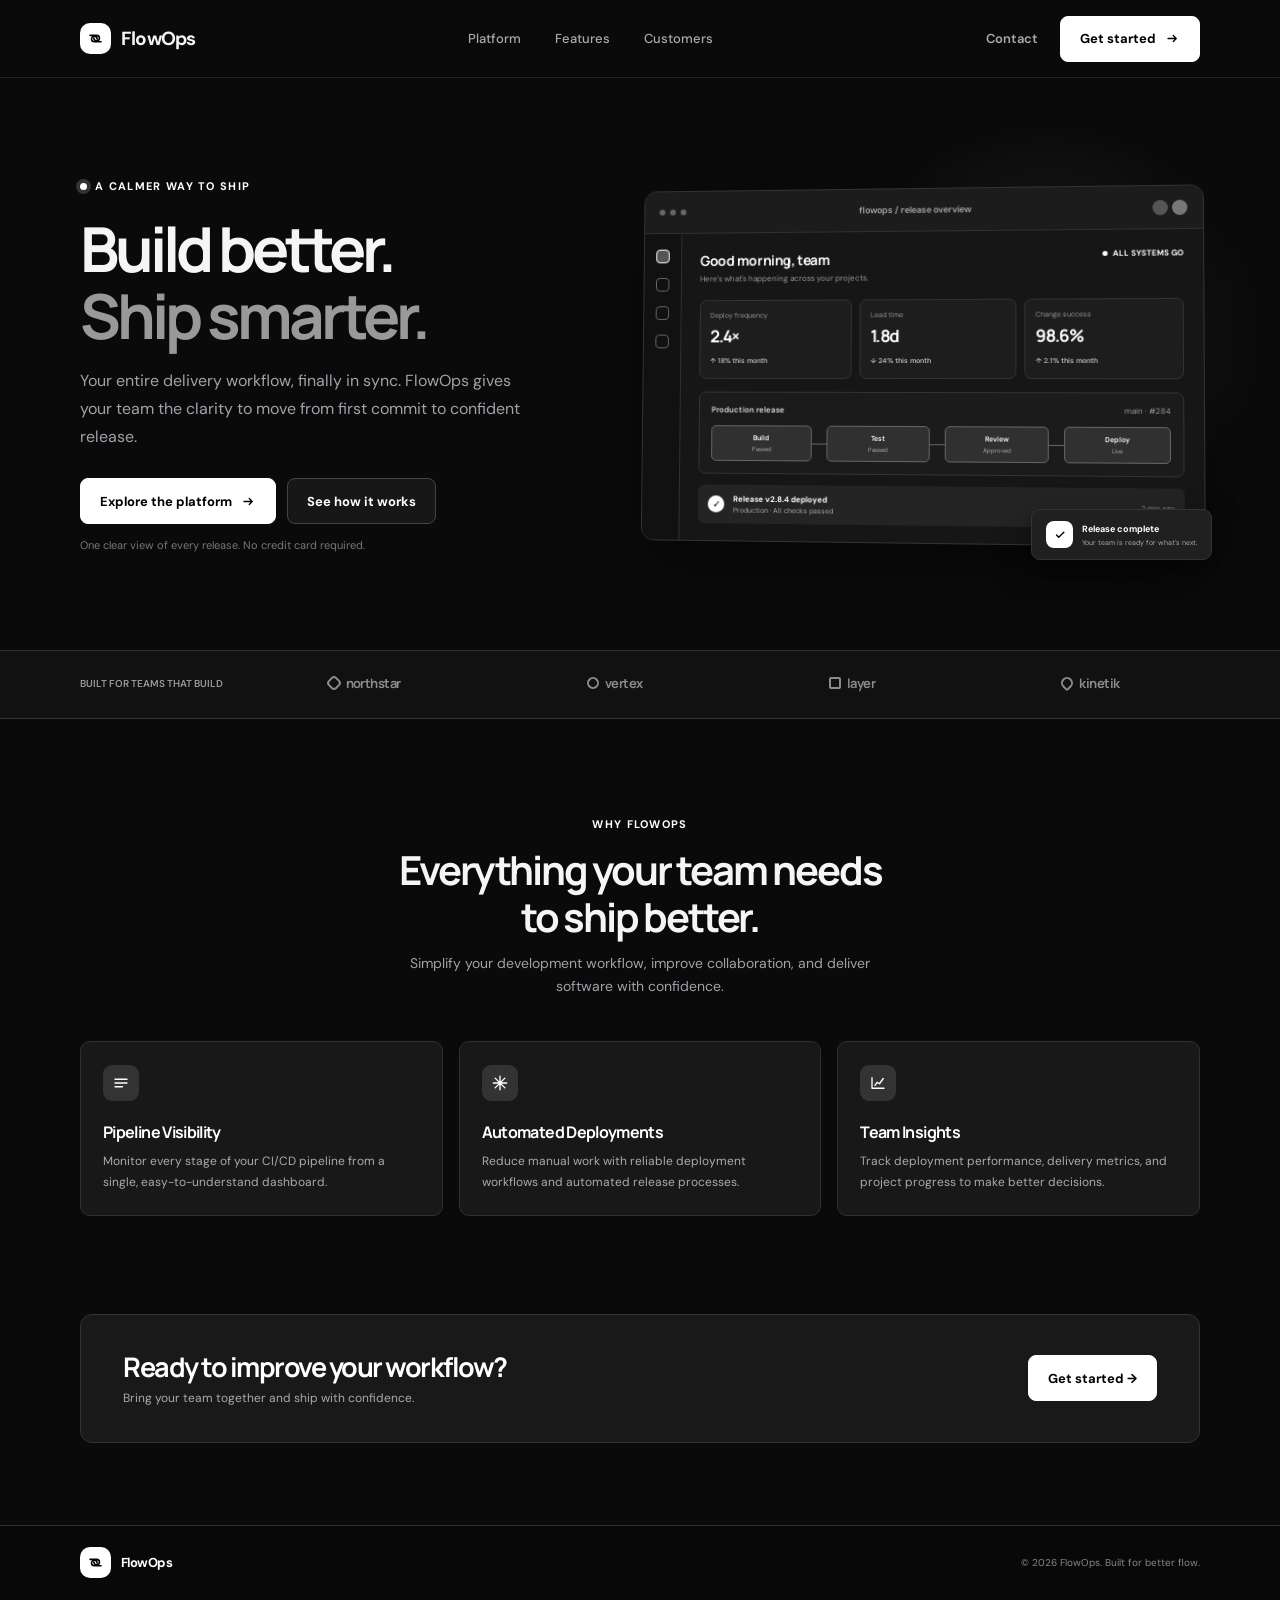
<file: index.html>
<!doctype html>
<html lang="en">
<head>
  <meta charset="utf-8">
  <meta name="viewport" content="width=device-width, initial-scale=1">
  <meta name="theme-color" content="#0a0a0a">
  <meta name="description" content="FlowOps brings your delivery pipelines, deployments, and team insights into one calm, clear workspace.">
  <title>FlowOps — Ship wit h confidence</title>

  <link rel="preconnect" href="https://fonts.googleapis.com">
  <link rel="preconnect" href="https://fonts.gstatic.com" crossorigin>
  <link href="https://fonts.googleapis.com/css2?family=DM+Sans:wght@400;500;600;700&family=Manrope:wght@400;500;600;700;800&display=swap" rel="stylesheet">

  <link rel="stylesheet" href="style.css">
</head>

<body>

  <header class="topbar">
    <nav class="nav wrap" aria-label="Main navigation">

      <a class="brand" href="#" aria-label="FlowOps home">
        <span class="brand-mark" aria-hidden="true">
          <svg viewBox="0 0 24 24" fill="none">
            <path d="M5 8h8.5a3.5 3.5 0 1 1-3.5 3.5M19 16h-8.5A3.5 3.5 0 1 1 14 12.5"
              stroke="currentColor" stroke-width="2" stroke-linecap="round"/>
          </svg>
        </span>
        FlowOps
      </a>

      <div class="nav-links">
        <a href="#platform">Platform</a>
        <a href="#features">Features</a>
        <a href="#customers">Customers</a>
      </div>

      <div class="nav-actions">
        <a class="nav-login" href="mailto:hello@flowops.example">Contact</a>

        <a class="button" href="mailto:hello@flowops.example">
          Get started
          <svg viewBox="0 0 20 20" fill="none" aria-hidden="true">
            <path d="M4 10h11m-4-4 4 4-4 4"
              stroke="currentColor" stroke-width="1.7"
              stroke-linecap="round" stroke-linejoin="round"/>
          </svg>
        </a>
      </div>

    </nav>
  </header>

  <main>

    <section class="hero" id="platform">
      <div class="hero-grid wrap">

        <div>
          <div class="eyebrow">
            <span class="eyebrow-dot"></span>
            A calmer way to ship
          </div>

          <h1>
            Build better.<br>
            <span>Ship smarter.</span>
          </h1>

          <p class="hero-copy">
            Your entire delivery workflow, finally in sync.
            FlowOps gives your team the clarity to move from
            first commit to confident release.
          </p>

          <div class="hero-actions">
            <a class="button" href="mailto:hello@flowops.example">
              Explore the platform
              <svg viewBox="0 0 20 20" fill="none" aria-hidden="true">
                <path d="M4 10h11m-4-4 4 4-4 4"
                  stroke="currentColor" stroke-width="1.7"
                  stroke-linecap="round" stroke-linejoin="round"/>
              </svg>
            </a>

            <a class="button secondary" href="#features">
              See how it works
            </a>
          </div>

          <p class="fine-print">
            One clear view of every release. No credit card required.
          </p>
        </div>

        <div class="dashboard-scene" role="img"
          aria-label="Illustration of the FlowOps deployment dashboard showing healthy pipelines and a successful production release">

          <div class="dashboard" aria-hidden="true">

            <div class="dash-top">
              <span class="window-dots">
                <i></i><i></i><i></i>
              </span>

              <span class="dash-title">
                flowops / release overview
              </span>

              <span class="dash-user">
                <i></i><i></i>
              </span>
            </div>

            <div class="dash-content">

              <div class="dash-rail">
                <span class="rail-icon active"></span>
                <span class="rail-icon"></span>
                <span class="rail-icon"></span>
                <span class="rail-icon"></span>
              </div>

              <div class="dash-main">

                <div class="dash-heading">
                  <div>
                    <strong>Good morning, team</strong>
                    <small>
                      Here's what's happening across your projects.
                    </small>
                  </div>

                  <span class="dash-live">
                    ALL SYSTEMS GO
                  </span>
                </div>

                <div class="metric-row">

                  <div class="metric">
                    <span>Deploy frequency</span>
                    <strong>2.4×</strong>
                    <em>↑ 18% this month</em>
                  </div>

                  <div class="metric">
                    <span>Lead time</span>
                    <strong>1.8d</strong>
                    <em>↓ 24% this month</em>
                  </div>

                  <div class="metric">
                    <span>Change success</span>
                    <strong>98.6%</strong>
                    <em>↑ 2.1% this month</em>
                  </div>

                </div>

                <div class="pipeline">

                  <div class="pipeline-head">
                    <span>Production release</span>
                    <span>main · #284</span>
                  </div>

                  <div class="pipeline-track">

                    <div class="stage done">
                      <b>Build</b>
                      <small>Passed</small>
                    </div>

                    <span class="connector"></span>

                    <div class="stage done">
                      <b>Test</b>
                      <small>Passed</small>
                    </div>

                    <span class="connector"></span>

                    <div class="stage done">
                      <b>Review</b>
                      <small>Approved</small>
                    </div>

                    <span class="connector"></span>

                    <div class="stage done">
                      <b>Deploy</b>
                      <small>Live</small>
                    </div>

                  </div>
                </div>

                <div class="deploy-row">
                  <span class="deploy-check">✓</span>

                  <span class="deploy-label">
                    <strong>Release v2.8.4 deployed</strong>
                    Production · All checks passed
                  </span>

                  <span class="deploy-time">2 min ago</span>
                </div>

              </div>
            </div>
          </div>

          <div class="floating-note" aria-hidden="true">
            <span class="note-icon">
              <svg viewBox="0 0 20 20" fill="none">
                <path d="m5 10 3.2 3.2L15.5 6"
                  stroke="currentColor" stroke-width="2"
                  stroke-linecap="round" stroke-linejoin="round"/>
              </svg>
            </span>

            <span>
              <strong>Release complete</strong>
              <small>Your team is ready for what's next.</small>
            </span>
          </div>

        </div>
      </div>
    </section>

    <section class="trusted" id="customers"
      aria-label="Trusted by modern engineering teams">

      <div class="trusted-inner wrap">

        <span class="trusted-label">
          BUILT FOR TEAMS THAT BUILD
        </span>

        <div class="logos" aria-label="Example customer names">

          <span class="logo-word">
            <i class="logo-symbol"></i> northstar
          </span>

          <span class="logo-word">
            <i class="logo-symbol"></i> vertex
          </span>

          <span class="logo-word">
            <i class="logo-symbol"></i> layer
          </span>

          <span class="logo-word">
            <i class="logo-symbol"></i> kinetik
          </span>

        </div>
      </div>
    </section>

    <section class="features" id="features">

      <div class="wrap">

        <div class="section-heading">

          <div class="eyebrow">
            WHY FLOWOPS
          </div>

          <h2>
            Everything your team needs to ship better.
          </h2>

          <p>
            Simplify your development workflow, improve collaboration,
            and deliver software with confidence.
          </p>

        </div>

        <div class="feature-grid">

          <div class="feature-card">

            <div class="feature-icon">
              <svg viewBox="0 0 24 24" fill="none">
                <path d="M4 7h16M4 12h16M4 17h10"
                  stroke="currentColor" stroke-width="1.8"
                  stroke-linecap="round"/>
              </svg>
            </div>

            <h3>Pipeline Visibility</h3>

            <p>
              Monitor every stage of your CI/CD pipeline
              from a single, easy-to-understand dashboard.
            </p>

          </div>

          <div class="feature-card">

            <div class="feature-icon">
              <svg viewBox="0 0 24 24" fill="none">
                <path d="M12 3v18M3 12h18M5.5 5.5l13 13m0-13-13 13"
                  stroke="currentColor" stroke-width="1.8"
                  stroke-linecap="round"/>
              </svg>
            </div>

            <h3>Automated Deployments</h3>

            <p>
              Reduce manual work with reliable deployment
              workflows and automated release processes.
            </p>

          </div>

          <div class="feature-card">

            <div class="feature-icon">
              <svg viewBox="0 0 24 24" fill="none">
                <path d="M4 19V5m0 14h16M8 15l3-4 3 2 5-7"
                  stroke="currentColor" stroke-width="1.8"
                  stroke-linecap="round" stroke-linejoin="round"/>
              </svg>
            </div>

            <h3>Team Insights</h3>

            <p>
              Track deployment performance, delivery metrics,
              and project progress to make better decisions.
            </p>

          </div>

        </div>
      </div>
    </section>

    <section class="bottom-cta">
      <div class="wrap">

        <div class="cta-panel">

          <div>
            <h2>Ready to improve your workflow?</h2>

            <p>
              Bring your team together and ship with confidence.
            </p>
          </div>

          <a class="button light"
            href="mailto:hello@flowops.example">
            Get started →
          </a>

        </div>
      </div>
    </section>

  </main>

  <footer>

    <div class="footer-inner wrap">

      <a class="brand footer-brand" href="#"
        aria-label="FlowOps home">

        <span class="brand-mark" aria-hidden="true">
          <svg viewBox="0 0 24 24" fill="none">
            <path d="M5 8h8.5a3.5 3.5 0 1 1-3.5 3.5M19 16h-8.5A3.5 3.5 0 1 1 14 12.5"
              stroke="currentColor" stroke-width="2"
              stroke-linecap="round"/>
          </svg>
        </span>

        FlowOps
      </a>

      <span>© 2026 FlowOps. Built for better flow.</span>

     

    </div>
  </footer>

</body>
</html>
</file>
<file: style.css>
:root {
      color-scheme: dark;
      --ink: #f5f5f5;
      --muted: #a1a1aa;
      --green: #ffffff;
      --green-dark: #d4d4d4;
      --mint: #252525;
      --line: #303030;
      --paper: #181818;
      --bg: #0a0a0a;
      --shadow: 0 24px 70px rgba(0, 0, 0, .5);
      font-family: "DM Sans", sans-serif;
    }

    * { box-sizing: border-box; }

    html { scroll-behavior: smooth; }

    body {
      margin: 0;
      background: var(--bg);
      color: var(--ink);
      -webkit-font-smoothing: antialiased;
    }

    a { color: inherit; text-decoration: none; }

    button, a { -webkit-tap-highlight-color: transparent; }

    .wrap {
      width: min(1120px, calc(100% - 48px));
      margin-inline: auto;
    }

    .topbar {
      height: 78px;
      display: flex;
      align-items: center;
      border-bottom: 1px solid #252525;
      background: #0a0a0a;
    }

    .nav {
      display: flex;
      align-items: center;
      justify-content: space-between;
      gap: 30px;
    }

    .brand {
      display: inline-flex;
      align-items: center;
      gap: 10px;
      font-weight: 700;
      letter-spacing: -.04em;
      font-size: 19px;
    }

    .brand-mark {
      width: 31px;
      height: 31px;
      border-radius: 10px;
      display: grid;
      place-items: center;
      background: #fff;
      color: #000;
    }

    .brand-mark svg {
      width: 19px;
      height: 19px;
    }

    .nav-links {
      display: flex;
      align-items: center;
      gap: 34px;
      color: #aaa;
      font-size: 13px;
      font-weight: 500;
    }

    .nav-links a:hover,
    .text-link:hover {
      color: #fff;
    }

    .nav-actions {
      display: flex;
      align-items: center;
      gap: 22px;
      font-size: 13px;
      font-weight: 600;
    }

    .nav-login { color: #aaa; }

    .button {
      display: inline-flex;
      min-height: 46px;
      align-items: center;
      justify-content: center;
      gap: 9px;
      padding: 0 19px;
      border: 1px solid #fff;
      border-radius: 8px;
      background: #fff;
      color: #000;
      font: inherit;
      font-size: 13px;
      font-weight: 700;
      cursor: pointer;
      transition: background .18s ease, transform .18s ease, box-shadow .18s ease;
    }

    .button:hover {
      background: #d4d4d4;
      box-shadow: 0 8px 18px rgba(255,255,255,.08);
      transform: translateY(-1px);
    }

    .button svg {
      width: 15px;
      height: 15px;
    }

    .button.secondary {
      color: #fff;
      background: #171717;
      border-color: #444;
    }

    .button.secondary:hover {
      border-color: #888;
      background: #252525;
      box-shadow: none;
    }

    .hero {
      padding: 87px 0 89px;
      overflow: hidden;
    }

    .hero-grid {
      display: grid;
      grid-template-columns: .91fr 1.09fr;
      align-items: center;
      gap: 45px;
    }

    .eyebrow {
      display: inline-flex;
      align-items: center;
      gap: 8px;
      color: #fff;
      font-size: 11px;
      font-weight: 700;
      letter-spacing: .12em;
      text-transform: uppercase;
    }

    .eyebrow-dot {
      width: 7px;
      height: 7px;
      border-radius: 50%;
      background: #fff;
      box-shadow: 0 0 0 4px #333;
    }

    h1, h2, h3, p { margin-top: 0; }

    h1, h2, h3 {
      font-family: "Manrope", sans-serif;
    }

    h1 {
      max-width: 550px;
      margin: 21px 0 18px;
      font-size: clamp(42px, 5vw, 62px);
      line-height: 1.08;
      letter-spacing: -.065em;
      font-weight: 700;
    }

    h1 span { color: #999; }

    .hero-copy {
      max-width: 465px;
      margin-bottom: 27px;
      color: var(--muted);
      font-size: 16px;
      line-height: 1.75;
    }

    .hero-actions {
      display: flex;
      flex-wrap: wrap;
      gap: 11px;
    }

    .fine-print {
      margin: 14px 0 0;
      color: #777;
      font-size: 11px;
    }

    .dashboard-scene {
      position: relative;
      padding: 22px 0 18px 22px;
    }

    .dashboard-scene::before {
      position: absolute;
      z-index: -1;
      content: "";
      width: 430px;
      height: 430px;
      right: -63px;
      top: -45px;
      border-radius: 50%;
      background: radial-gradient(circle, #252525 0, rgba(37,37,37,0) 69%);
    }

    .dashboard {
      position: relative;
      overflow: hidden;
      border: 1px solid #333;
      border-radius: 13px;
      background: #161616;
      box-shadow: var(--shadow);
      transform: perspective(1200px) rotateY(-5deg) rotateX(2deg);
    }

    .dash-top {
      height: 43px;
      display: flex;
      align-items: center;
      justify-content: space-between;
      padding: 0 15px;
      border-bottom: 1px solid #303030;
      background: #1c1c1c;
    }

    .window-dots {
      display: flex;
      gap: 5px;
    }

    .window-dots i {
      width: 6px;
      height: 6px;
      display: block;
      border-radius: 50%;
      background: #666;
    }

    .dash-title {
      color: #aaa;
      font-size: 9px;
      font-weight: 600;
    }

    .dash-user {
      display: flex;
      gap: 4px;
    }

    .dash-user i {
      width: 15px;
      height: 15px;
      border-radius: 50%;
      background: #555;
    }

    .dash-user i:last-child { background: #777; }

    .dash-content {
      display: grid;
      grid-template-columns: 39px 1fr;
      min-height: 306px;
    }

    .dash-rail {
      display: flex;
      flex-direction: column;
      align-items: center;
      gap: 15px;
      padding-top: 16px;
      border-right: 1px solid #303030;
      background: #111;
    }

    .rail-icon {
      width: 14px;
      height: 14px;
      border: 1px solid #666;
      border-radius: 4px;
    }

    .rail-icon.active {
      border-color: #fff;
      background: #555;
    }

    .dash-main {
      padding: 18px 19px 17px;
    }

    .dash-heading {
      display: flex;
      align-items: flex-start;
      justify-content: space-between;
    }

    .dash-heading strong {
      display: block;
      font-family: "Manrope", sans-serif;
      font-size: 14px;
      letter-spacing: -.03em;
      color: #fff;
    }

    .dash-heading small {
      display: block;
      margin-top: 4px;
      color: #999;
      font-size: 8px;
    }

    .dash-live {
      display: inline-flex;
      align-items: center;
      gap: 5px;
      color: #fff;
      font-size: 8px;
      font-weight: 700;
    }

    .dash-live::before {
      content: "";
      width: 5px;
      height: 5px;
      border-radius: 50%;
      background: #fff;
    }

    .metric-row {
      display: grid;
      grid-template-columns: repeat(3, 1fr);
      gap: 8px;
      margin: 17px 0 13px;
    }

    .metric {
      padding: 10px;
      border: 1px solid #333;
      border-radius: 7px;
      background: #1d1d1d;
    }

    .metric span {
      display: block;
      color: #999;
      font-size: 7px;
    }

    .metric strong {
      display: block;
      margin-top: 5px;
      font-family: "Manrope", sans-serif;
      font-size: 17px;
      letter-spacing: -.05em;
      color: #fff;
    }

    .metric em {
      color: #bbb;
      font-size: 7px;
      font-style: normal;
      font-weight: 600;
    }

    .pipeline {
      padding: 12px;
      border: 1px solid #333;
      border-radius: 7px;
      background: #1b1b1b;
    }

    .pipeline-head {
      display: flex;
      justify-content: space-between;
      margin-bottom: 11px;
      color: #ddd;
      font-size: 8px;
      font-weight: 600;
    }

    .pipeline-head span:last-child {
      color: #999;
      font-weight: 400;
    }

    .pipeline-track {
      display: grid;
      grid-template-columns: 1fr 15px 1fr 15px 1fr 15px 1fr;
      align-items: center;
    }

    .stage {
      min-width: 0;
      padding: 7px 5px;
      border: 1px solid #444;
      border-radius: 5px;
      text-align: center;
      background: #222;
    }

    .stage.done {
      background: #303030;
      border-color: #666;
    }

    .stage b {
      display: block;
      overflow: hidden;
      color: #fff;
      font-size: 7px;
      font-weight: 600;
      text-overflow: ellipsis;
    }

    .stage small {
      display: block;
      margin-top: 3px;
      color: #aaa;
      font-size: 6px;
    }

    .connector {
      height: 1px;
      background: #666;
    }

    .deploy-row {
      display: flex;
      align-items: center;
      gap: 9px;
      margin-top: 11px;
      padding: 9px 10px;
      border-radius: 6px;
      background: #242424;
    }

    .deploy-check {
      width: 17px;
      height: 17px;
      display: grid;
      place-items: center;
      border-radius: 50%;
      background: #fff;
      color: #000;
      font-size: 10px;
    }

    .deploy-label {
      flex: 1;
      color: #aaa;
      font-size: 7px;
    }

    .deploy-label strong {
      display: block;
      margin-bottom: 2px;
      color: #fff;
      font-size: 8px;
    }

    .deploy-time {
      color: #999;
      font-size: 7px;
    }

    .floating-note {
      position: absolute;
      right: -12px;
      bottom: 1px;
      display: flex;
      align-items: center;
      gap: 9px;
      padding: 11px 14px;
      border: 1px solid #333;
      border-radius: 9px;
      background: #202020;
      box-shadow: 0 12px 30px rgba(0,0,0,.5);
    }

    .note-icon {
      width: 27px;
      height: 27px;
      display: grid;
      place-items: center;
      border-radius: 8px;
      background: #fff;
      color: #000;
    }

    .note-icon svg {
      width: 14px;
      height: 14px;
    }

    .floating-note strong {
      display: block;
      font-size: 9px;
      color: #fff;
    }

    .floating-note small {
      display: block;
      margin-top: 3px;
      color: #aaa;
      font-size: 7px;
    }

    .trusted {
      padding: 23px 0 26px;
      border-top: 1px solid var(--line);
      border-bottom: 1px solid var(--line);
      background: #111;
    }

    .trusted-inner {
      display: flex;
      align-items: center;
      justify-content: space-between;
      gap: 24px;
    }

    .trusted-label {
      color: #999;
      font-size: 10px;
      font-weight: 600;
      white-space: nowrap;
    }

    .logos {
      display: flex;
      align-items: center;
      justify-content: space-around;
      flex: 1;
      gap: 25px;
      color: #aaa;
    }

    .logo-word {
      display: inline-flex;
      align-items: center;
      gap: 6px;
      font-family: "Manrope", sans-serif;
      font-size: 13px;
      font-weight: 700;
      letter-spacing: -.04em;
      opacity: .8;
    }

    .logo-symbol {
      width: 12px;
      height: 12px;
      border: 2px solid currentColor;
      border-radius: 4px;
      transform: rotate(45deg);
    }

    .logo-word:nth-child(2) .logo-symbol { border-radius: 50%; }
    .logo-word:nth-child(3) .logo-symbol { border-radius: 2px; transform: none; }
    .logo-word:nth-child(4) .logo-symbol { border-radius: 50% 50% 2px 50%; }

    .features {
      padding: 93px 0 98px;
    }

    .section-heading {
      max-width: 520px;
      margin: 0 auto 42px;
      text-align: center;
    }

    .section-heading .eyebrow {
      justify-content: center;
    }

    h2 {
      margin: 14px 0 11px;
      font-size: clamp(30px, 4vw, 40px);
      line-height: 1.17;
      letter-spacing: -.055em;
    }

    .section-heading p {
      color: var(--muted);
      font-size: 14px;
      line-height: 1.7;
    }

    .feature-grid {
      display: grid;
      grid-template-columns: repeat(3, 1fr);
      gap: 16px;
    }

    .feature-card {
      padding: 23px 22px 22px;
      border: 1px solid #303030;
      border-radius: 10px;
      background: #181818;
    }

    .feature-icon {
      width: 36px;
      height: 36px;
      display: grid;
      place-items: center;
      margin-bottom: 20px;
      border-radius: 9px;
      background: #333;
      color: #fff;
    }

    .feature-icon svg {
      width: 18px;
      height: 18px;
    }

    .feature-card h3 {
      margin-bottom: 8px;
      font-size: 16px;
      letter-spacing: -.04em;
      color: #fff;
    }

    .feature-card p {
      margin-bottom: 0;
      color: #aaa;
      font-size: 12px;
      line-height: 1.75;
    }

    .bottom-cta {
      padding: 0 0 82px;
    }

    .cta-panel {
      display: flex;
      align-items: center;
      justify-content: space-between;
      gap: 24px;
      padding: 36px 42px;
      border: 1px solid #333;
      border-radius: 12px;
      background: #191919;
      color: white;
    }

    .cta-panel h2 {
      margin: 0 0 7px;
      font-size: 27px;
    }

    .cta-panel p {
      margin: 0;
      color: #aaa;
      font-size: 12px;
    }

    .button.light {
      flex: 0 0 auto;
      color: #000;
      border-color: white;
      background: white;
    }

    .button.light:hover {
      background: #ddd;
    }

    footer {
      border-top: 1px solid #303030;
      background: #080808;
    }

    .footer-inner {
      min-height: 74px;
      display: flex;
      align-items: center;
      justify-content: space-between;
      gap: 20px;
      color: #888;
      font-size: 10px;
    }

    .footer-brand {
      color: #fff;
      font-size: 13px;
    }

    .footer-links {
      display: flex;
      gap: 20px;
    }

    .footer-links a:hover {
      color: #fff;
    }

    :focus-visible {
      outline: 3px solid #fff;
      outline-offset: 3px;
      border-radius: 4px;
    }

    @media (max-width: 850px) {
      .hero { padding-top: 68px; }

      .hero-grid {
        grid-template-columns: 1fr;
        gap: 38px;
      }

      .hero-copy { max-width: 560px; }

      .dashboard-scene {
        width: min(600px, 100%);
        margin: 0 auto;
      }

      .trusted-inner {
        flex-direction: column;
      }

      .logos { width: 100%; }
    }

    @media (max-width: 620px) {
      .wrap {
        width: min(100% - 34px, 480px);
      }

      .topbar { height: 66px; }

      .nav-links,
      .nav-login {
        display: none;
      }

      .nav-actions { margin-left: auto; }

      .nav-actions .button {
        min-height: 39px;
        padding-inline: 13px;
        font-size: 11px;
      }

      .hero { padding: 57px 0 65px; }

      h1 { font-size: 45px; }

      .hero-copy { font-size: 14px; }

      .dashboard-scene { padding-left: 0; }

      .dashboard { transform: none; }

      .dash-main { padding-inline: 12px; }

      .dash-content { grid-template-columns: 29px 1fr; }

      .metric-row { gap: 5px; }

      .metric { padding: 8px 6px; }

      .metric strong { font-size: 14px; }

      .pipeline { padding: 8px; }

      .stage { padding: 6px 2px; }

      .floating-note {
        right: -4px;
        bottom: -17px;
      }

      .trusted { padding-block: 20px; }

      .logos {
        flex-wrap: wrap;
        justify-content: center;
        gap: 14px 24px;
      }

      .logo-word { font-size: 12px; }

      .features { padding: 72px 0; }

      .section-heading { margin-bottom: 29px; }

      .feature-grid {
        grid-template-columns: 1fr;
        gap: 11px;
      }

      .feature-card { padding: 20px; }

      .feature-icon { margin-bottom: 14px; }

      .bottom-cta { padding-bottom: 58px; }

      .cta-panel {
        align-items: flex-start;
        flex-direction: column;
        padding: 28px 24px;
      }

      .cta-panel h2 { font-size: 24px; }

      .footer-inner {
        align-items: flex-start;
        flex-direction: column;
        justify-content: center;
        padding-block: 20px;
      }
    }

    @media (prefers-reduced-motion: reduce) {
      *, *::before, *::after {
        scroll-behavior: auto !important;
        transition-duration: .01ms !important;
      }
    }
</file>
